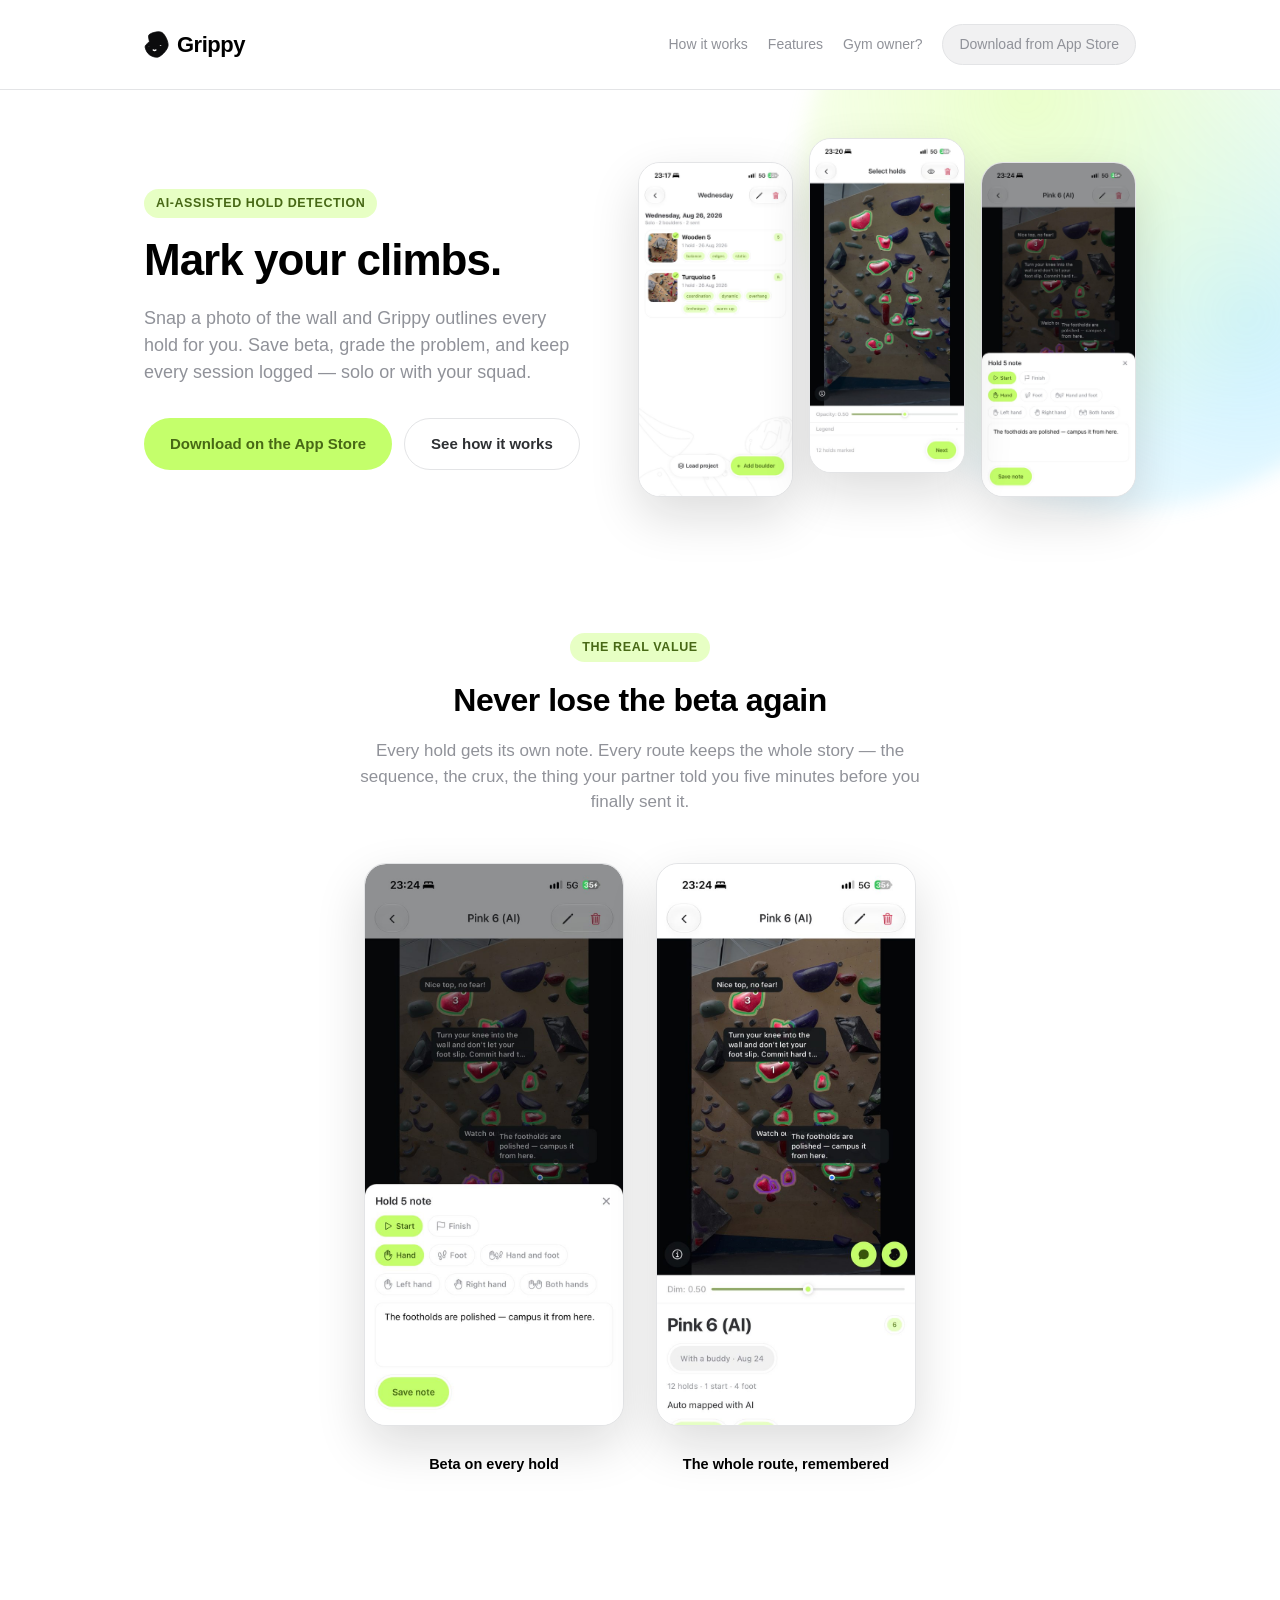
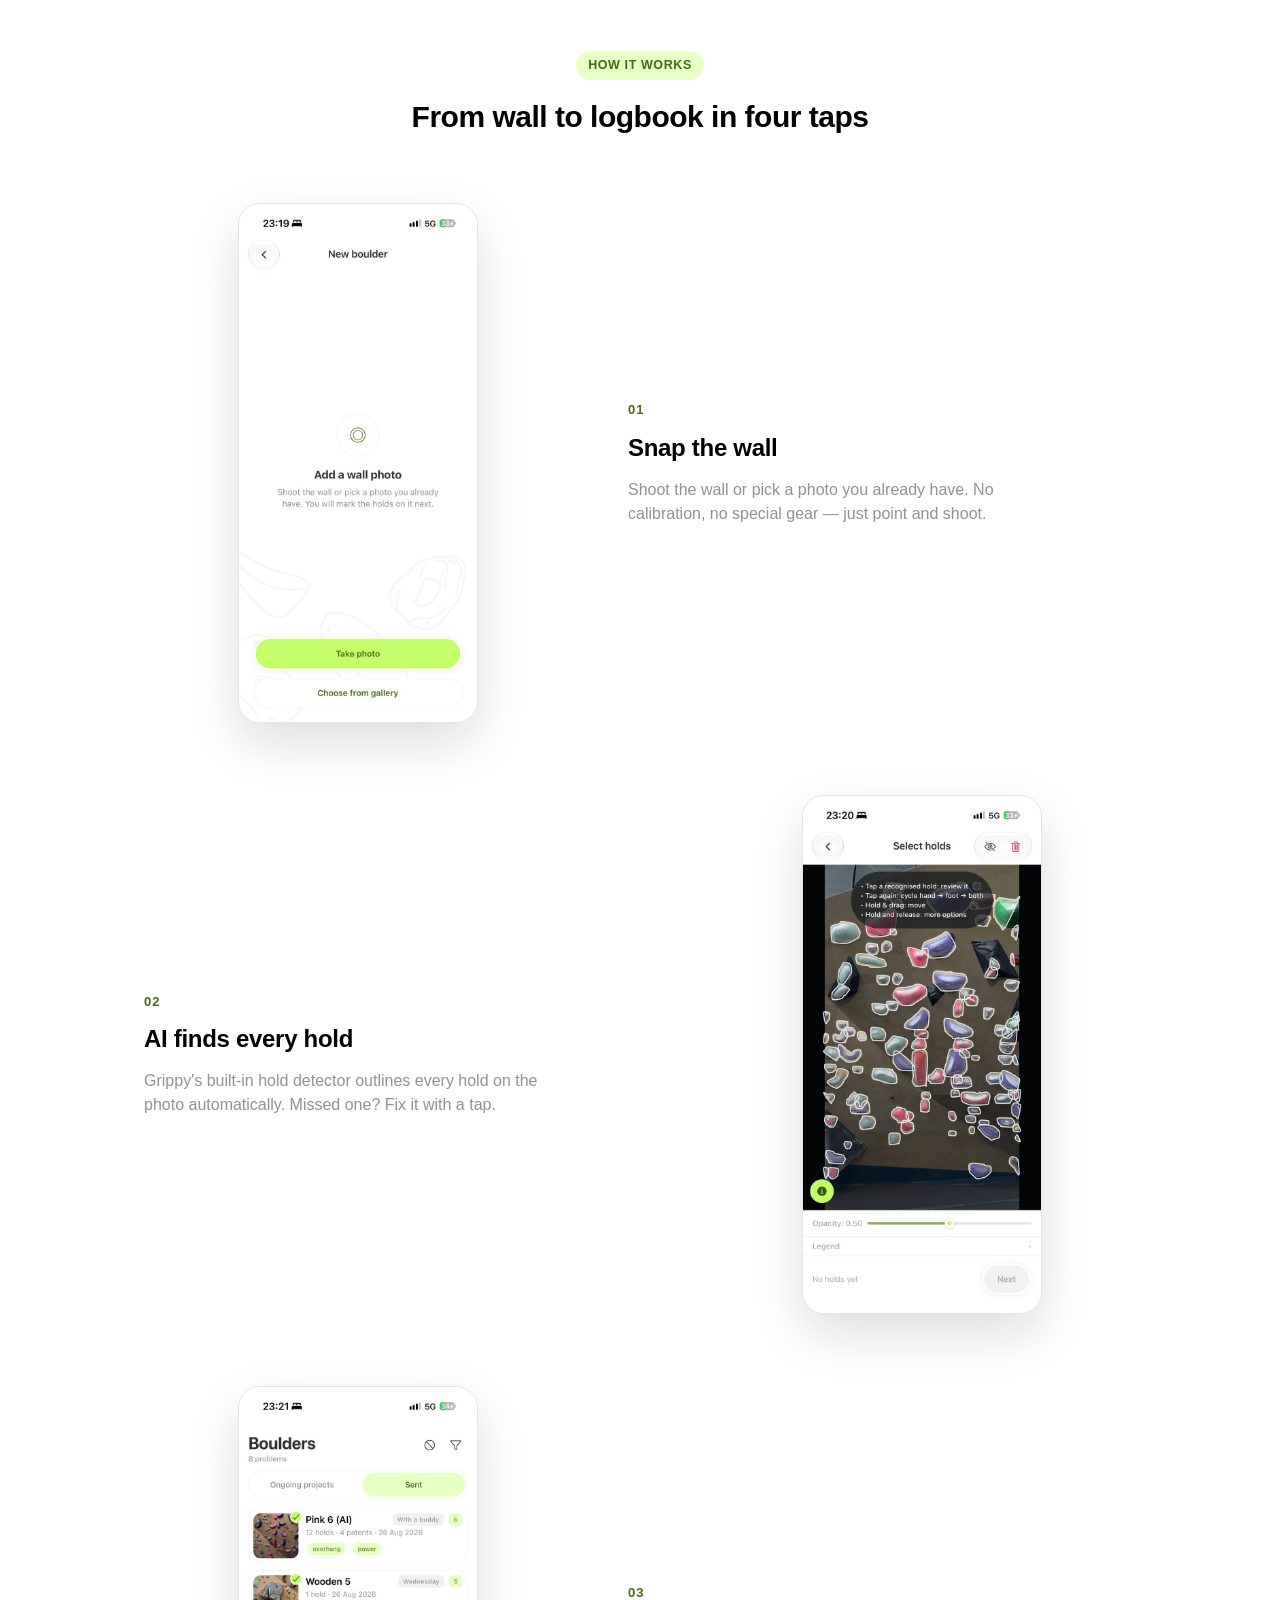
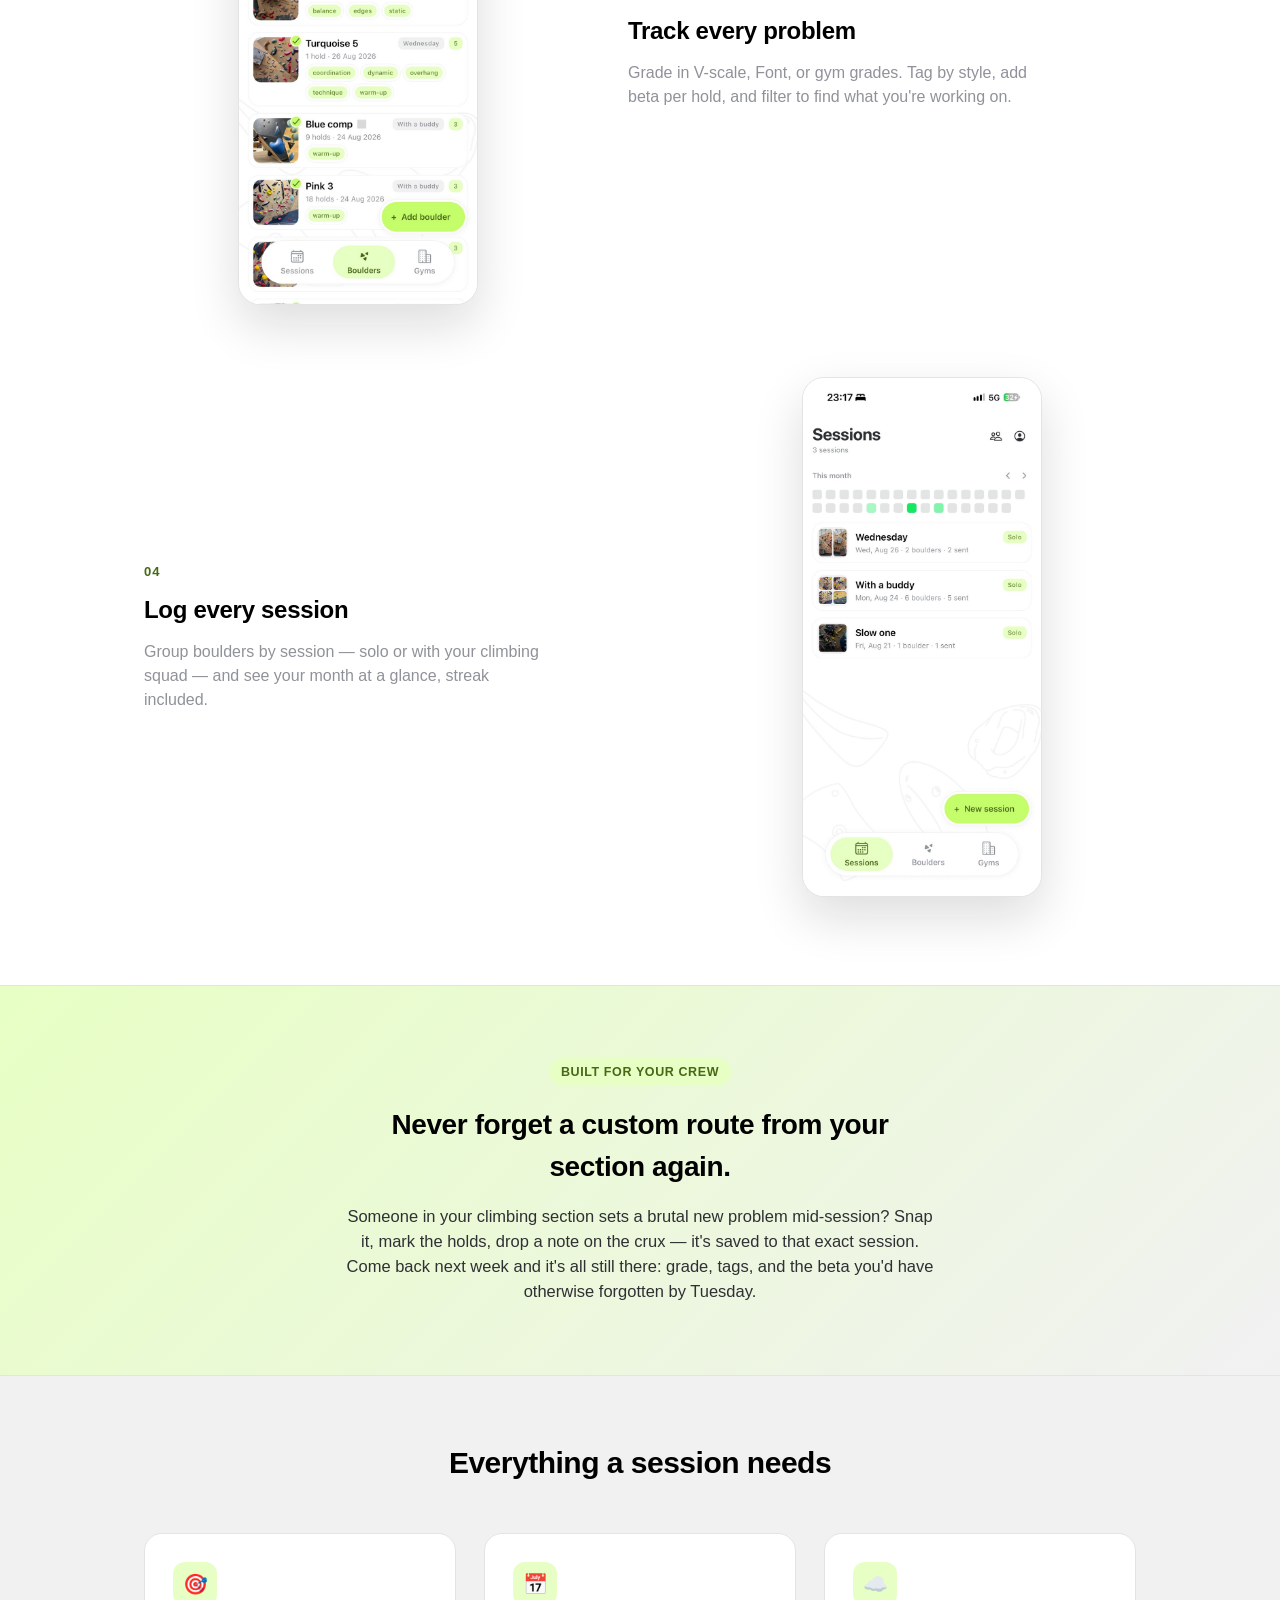
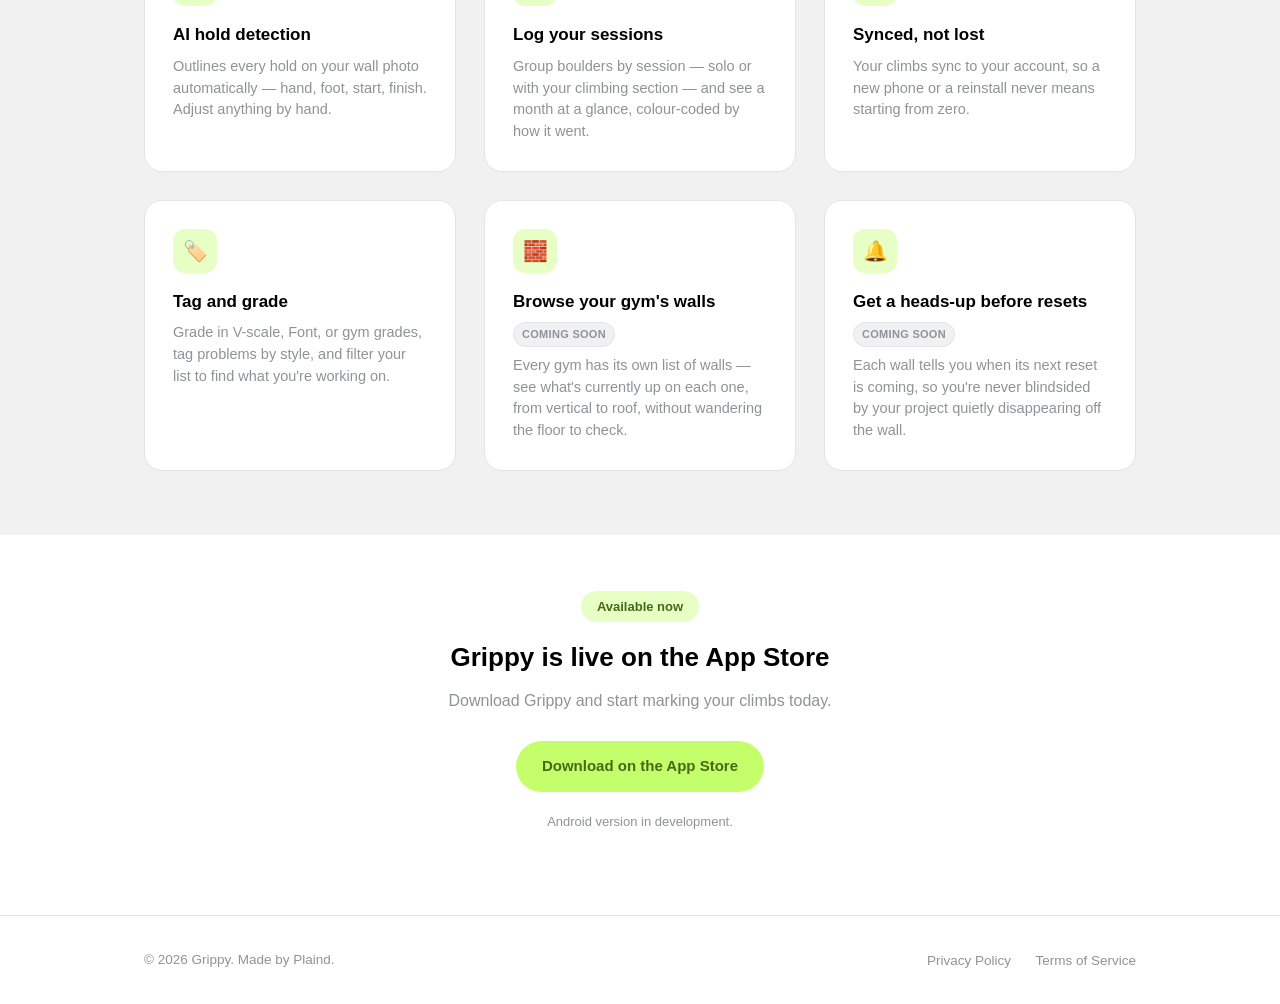
<file: index.html>
<!DOCTYPE html>
<html lang="en">
<head>
  <meta charset="UTF-8" />
  <meta name="viewport" content="width=device-width, initial-scale=1.0" />
  <title>Grippy — Bouldering App to Mark Holds & Log Climbing Sessions</title>
  <meta name="description" content="Grippy is a bouldering app for climbers: snap a wall photo, let AI outline every hold, save beta per hold, grade and tag problems, and log every session — solo or with your climbing squad." />
  <meta name="keywords" content="bouldering app, climbing app, boulder problem tracker, climbing log, climbing session tracker, mark holds, hold detection, climbing beta app, rock climbing training app, bouldering grades, climbing gym app" />
  <meta name="robots" content="index, follow" />
  <link rel="canonical" href="https://getgrippy.app/" />

  <meta property="og:type" content="website" />
  <meta property="og:url" content="https://getgrippy.app/" />
  <meta property="og:title" content="Grippy — Mark Your Climbs" />
  <meta property="og:description" content="A bouldering app for climbers: AI outlines every hold on your wall photo, save beta, grade and tag problems, and log every session." />
  <meta property="og:image" content="https://getgrippy.app/assets/og-image.png" />
  <meta property="og:image:type" content="image/png" />
  <meta property="og:image:width" content="1200" />
  <meta property="og:image:height" content="630" />
  <meta property="og:image:alt" content="Grippy app: Mark your climbs. A phone showing the Grippy boulders list with wall photo thumbnails, with the Grippy mascot." />

  <meta name="twitter:card" content="summary_large_image" />
  <meta name="twitter:title" content="Grippy — Mark Your Climbs" />
  <meta name="twitter:description" content="A bouldering app for climbers: AI outlines every hold on your wall photo, save beta, grade and tag problems, and log every session." />
  <meta name="twitter:image" content="https://getgrippy.app/assets/og-image.png" />
  <meta name="twitter:image:alt" content="Grippy app: Mark your climbs. A phone showing the Grippy boulders list with wall photo thumbnails, with the Grippy mascot." />

  <link rel="icon" type="image/svg+xml" href="assets/favicon.svg" />
  <link rel="stylesheet" href="styles.css?v=2" />
  <script type="application/ld+json">
  {
    "@context": "https://schema.org",
    "@type": "MobileApplication",
    "name": "Grippy",
    "applicationCategory": "SportsApplication",
    "operatingSystem": "iOS",
    "description": "A bouldering app for climbers: AI outlines every hold on your wall photo, save beta per hold, grade and tag problems, and log every climbing session.",
    "downloadUrl": "https://apps.apple.com/pl/app/grippy-climbing-journal/id6806345638",
    "offers": {
      "@type": "Offer",
      "price": "0",
      "priceCurrency": "USD"
    }
  }
  </script>
</head>
<body>
  <header class="site">
    <div class="wrap">
      <a class="logo" href="/"><img class="logo-mark" src="assets/logo.svg" alt="" width="26" height="27" />Grippy</a>
      <nav class="site">
        <a href="#how">How it works</a>
        <a href="#features">Features</a>
        <a href="gym-owner.html">Gym owner?</a>
        <a class="nav-download" href="https://apps.apple.com/pl/app/grippy-climbing-journal/id6806345638" target="_blank" rel="noopener">Download from App Store</a>
      </nav>
    </div>
  </header>

  <section class="hero">
    <div class="hero-glow" aria-hidden="true"></div>
    <div class="wrap">
      <div class="hero-copy reveal">
        <span class="eyebrow">AI-assisted hold detection</span>
        <h1>Mark your climbs.</h1>
        <p class="lead">
          Snap a photo of the wall and Grippy outlines every hold for you. Save beta,
          grade the problem, and keep every session logged — solo or with your squad.
        </p>
        <div class="cta-row">
          <a class="pill primary" href="https://apps.apple.com/pl/app/grippy-climbing-journal/id6806345638" target="_blank" rel="noopener">Download on the App Store</a>
          <a class="pill ghost" href="#how">See how it works</a>
        </div>
      </div>
      <div class="hero-shots reveal">
        <figure class="phone">
          <img src="assets/screen-sessions.jpg" alt="Session detail view in Grippy, showing boulders climbed with grades and send status" loading="eager" />
        </figure>
        <figure class="phone mid">
          <img src="assets/screen-holds-outline.jpg" alt="AI-detected hold outlines drawn over a wall photo in Grippy" loading="eager" />
        </figure>
        <figure class="phone">
          <img src="assets/screen-hold-edit.jpg" alt="Editing beta notes and hand/foot role for a single hold in Grippy" loading="eager" />
        </figure>
      </div>
    </div>
  </section>

  <section class="spotlight">
    <div class="wrap">
      <span class="eyebrow center">The real value</span>
      <h2>Never lose the beta again</h2>
      <p class="spotlight-lead">Every hold gets its own note. Every route keeps the whole story — the sequence, the crux, the thing your partner told you five minutes before you finally sent it.</p>
      <div class="spotlight-shots">
        <figure class="spotlight-shot reveal">
          <div class="phone">
            <img src="assets/screen-hold-edit.jpg" alt="Adding beta notes and hand/foot role to a single hold in Grippy" loading="lazy" />
          </div>
          <figcaption>Beta on every hold</figcaption>
        </figure>
        <figure class="spotlight-shot reveal">
          <div class="phone">
            <img src="assets/screen-boulder-notes.jpg" alt="Full boulder view in Grippy with description, tags, send status, and route notes" loading="lazy" />
          </div>
          <figcaption>The whole route, remembered</figcaption>
        </figure>
      </div>
    </div>
  </section>

  <section class="how" id="how">
    <div class="wrap">
      <span class="eyebrow center">How it works</span>
      <h2>From wall to logbook in four taps</h2>

      <div class="how-row reveal">
        <div class="how-shot">
          <figure class="phone small"><img src="assets/screen-capture.jpg" alt="Add a wall photo screen in Grippy" loading="lazy" /></figure>
        </div>
        <div class="how-copy">
          <span class="step">01</span>
          <h3>Snap the wall</h3>
          <p>Shoot the wall or pick a photo you already have. No calibration, no special gear — just point and shoot.</p>
        </div>
      </div>

      <div class="how-row reverse reveal">
        <div class="how-shot">
          <figure class="phone small"><img src="assets/screen-holds-outline-2.jpg" alt="AI hold detection outlining holds on a second wall photo" loading="lazy" /></figure>
        </div>
        <div class="how-copy">
          <span class="step">02</span>
          <h3>AI finds every hold</h3>
          <p>Grippy's built-in hold detector outlines every hold on the photo automatically. Missed one? Fix it with a tap.</p>
        </div>
      </div>

      <div class="how-row reveal">
        <div class="how-shot">
          <figure class="phone small"><img src="assets/screen-boulders.jpg" alt="Boulders list in Grippy with grades and tags" loading="lazy" /></figure>
        </div>
        <div class="how-copy">
          <span class="step">03</span>
          <h3>Track every problem</h3>
          <p>Grade in V-scale, Font, or gym grades. Tag by style, add beta per hold, and filter to find what you're working on.</p>
        </div>
      </div>

      <div class="how-row reverse reveal">
        <div class="how-shot">
          <figure class="phone small"><img src="assets/screen-sessions-list.jpg" alt="Sessions list in Grippy with a monthly streak calendar" loading="lazy" /></figure>
        </div>
        <div class="how-copy">
          <span class="step">04</span>
          <h3>Log every session</h3>
          <p>Group boulders by session — solo or with your climbing squad — and see your month at a glance, streak included.</p>
        </div>
      </div>
    </div>
  </section>

  <section class="promise">
    <div class="wrap promise-inner reveal">
      <span class="eyebrow">Built for your crew</span>
      <h2>Never forget a custom route from your section again.</h2>
      <p>Someone in your climbing section sets a brutal new problem mid-session? Snap it, mark the holds, drop a note on the crux — it's saved to that exact session. Come back next week and it's all still there: grade, tags, and the beta you'd have otherwise forgotten by Tuesday.</p>
    </div>
  </section>

  <section class="features" id="features">
    <div class="wrap">
      <h2>Everything a session needs</h2>
      <div class="feature-grid">
        <div class="feature-card reveal">
          <div class="glyph">🎯</div>
          <h3>AI hold detection</h3>
          <p>Outlines every hold on your wall photo automatically — hand, foot, start, finish. Adjust anything by hand.</p>
        </div>
        <div class="feature-card reveal">
          <div class="glyph">📅</div>
          <h3>Log your sessions</h3>
          <p>Group boulders by session — solo or with your climbing section — and see a month at a glance, colour-coded by how it went.</p>
        </div>
        <div class="feature-card reveal">
          <div class="glyph">☁️</div>
          <h3>Synced, not lost</h3>
          <p>Your climbs sync to your account, so a new phone or a reinstall never means starting from zero.</p>
        </div>
        <div class="feature-card reveal">
          <div class="glyph">🏷️</div>
          <h3>Tag and grade</h3>
          <p>Grade in V-scale, Font, or gym grades, tag problems by style, and filter your list to find what you're working on.</p>
        </div>
        <div class="feature-card reveal">
          <div class="glyph">🧱</div>
          <h3>Browse your gym's walls <span class="tag-soon">Coming soon</span></h3>
          <p>Every gym has its own list of walls — see what's currently up on each one, from vertical to roof, without wandering the floor to check.</p>
        </div>
        <div class="feature-card reveal">
          <div class="glyph">🔔</div>
          <h3>Get a heads-up before resets <span class="tag-soon">Coming soon</span></h3>
          <p>Each wall tells you when its next reset is coming, so you're never blindsided by your project quietly disappearing off the wall.</p>
        </div>
      </div>
    </div>
  </section>

  <section class="status" id="status">
    <div class="wrap">
      <span class="badge">Available now</span>
      <h2>Grippy is live on the App Store</h2>
      <p>Download Grippy and start marking your climbs today.</p>
      <a class="pill primary" href="https://apps.apple.com/pl/app/grippy-climbing-journal/id6806345638" target="_blank" rel="noopener">Download on the App Store</a>
      <p class="status-note">Android version in development.</p>
    </div>
  </section>

  <footer class="site">
    <div class="wrap">
      <span class="copyright">© 2026 Grippy. Made by Plaind.</span>
      <nav>
        <a href="privacy.html">Privacy Policy</a>
        <a href="terms.html">Terms of Service</a>
      </nav>
    </div>
  </footer>

  <script>
    (function () {
      var prefersReducedMotion = window.matchMedia('(prefers-reduced-motion: reduce)').matches;
      var targets = document.querySelectorAll('.reveal');
      if (prefersReducedMotion || !('IntersectionObserver' in window)) {
        targets.forEach(function (el) { el.classList.add('in-view'); });
        return;
      }
      var observer = new IntersectionObserver(
        function (entries) {
          entries.forEach(function (entry) {
            if (entry.isIntersecting) {
              entry.target.classList.add('in-view');
              observer.unobserve(entry.target);
            }
          });
        },
        { threshold: 0.15, rootMargin: '0px 0px -60px 0px' }
      );
      targets.forEach(function (el) { observer.observe(el); });
    })();
  </script>
</body>
</html>
</file>
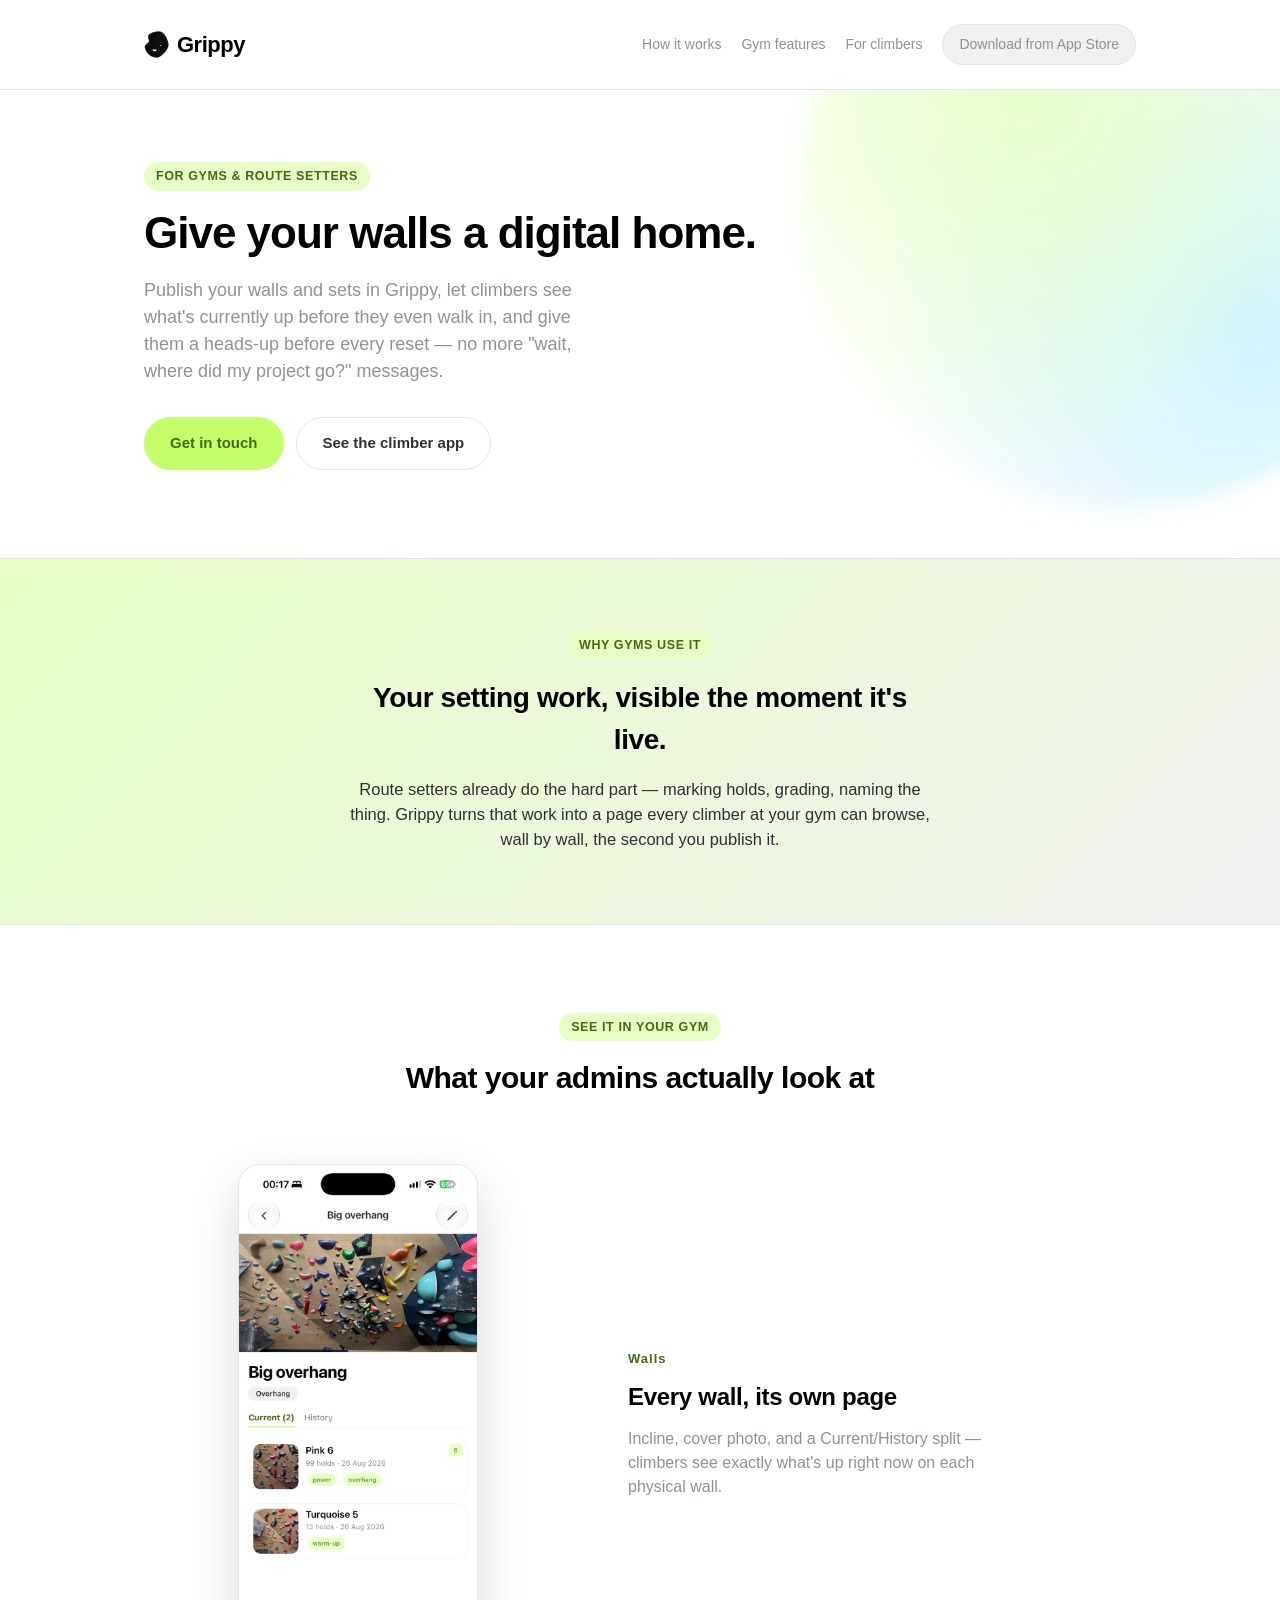
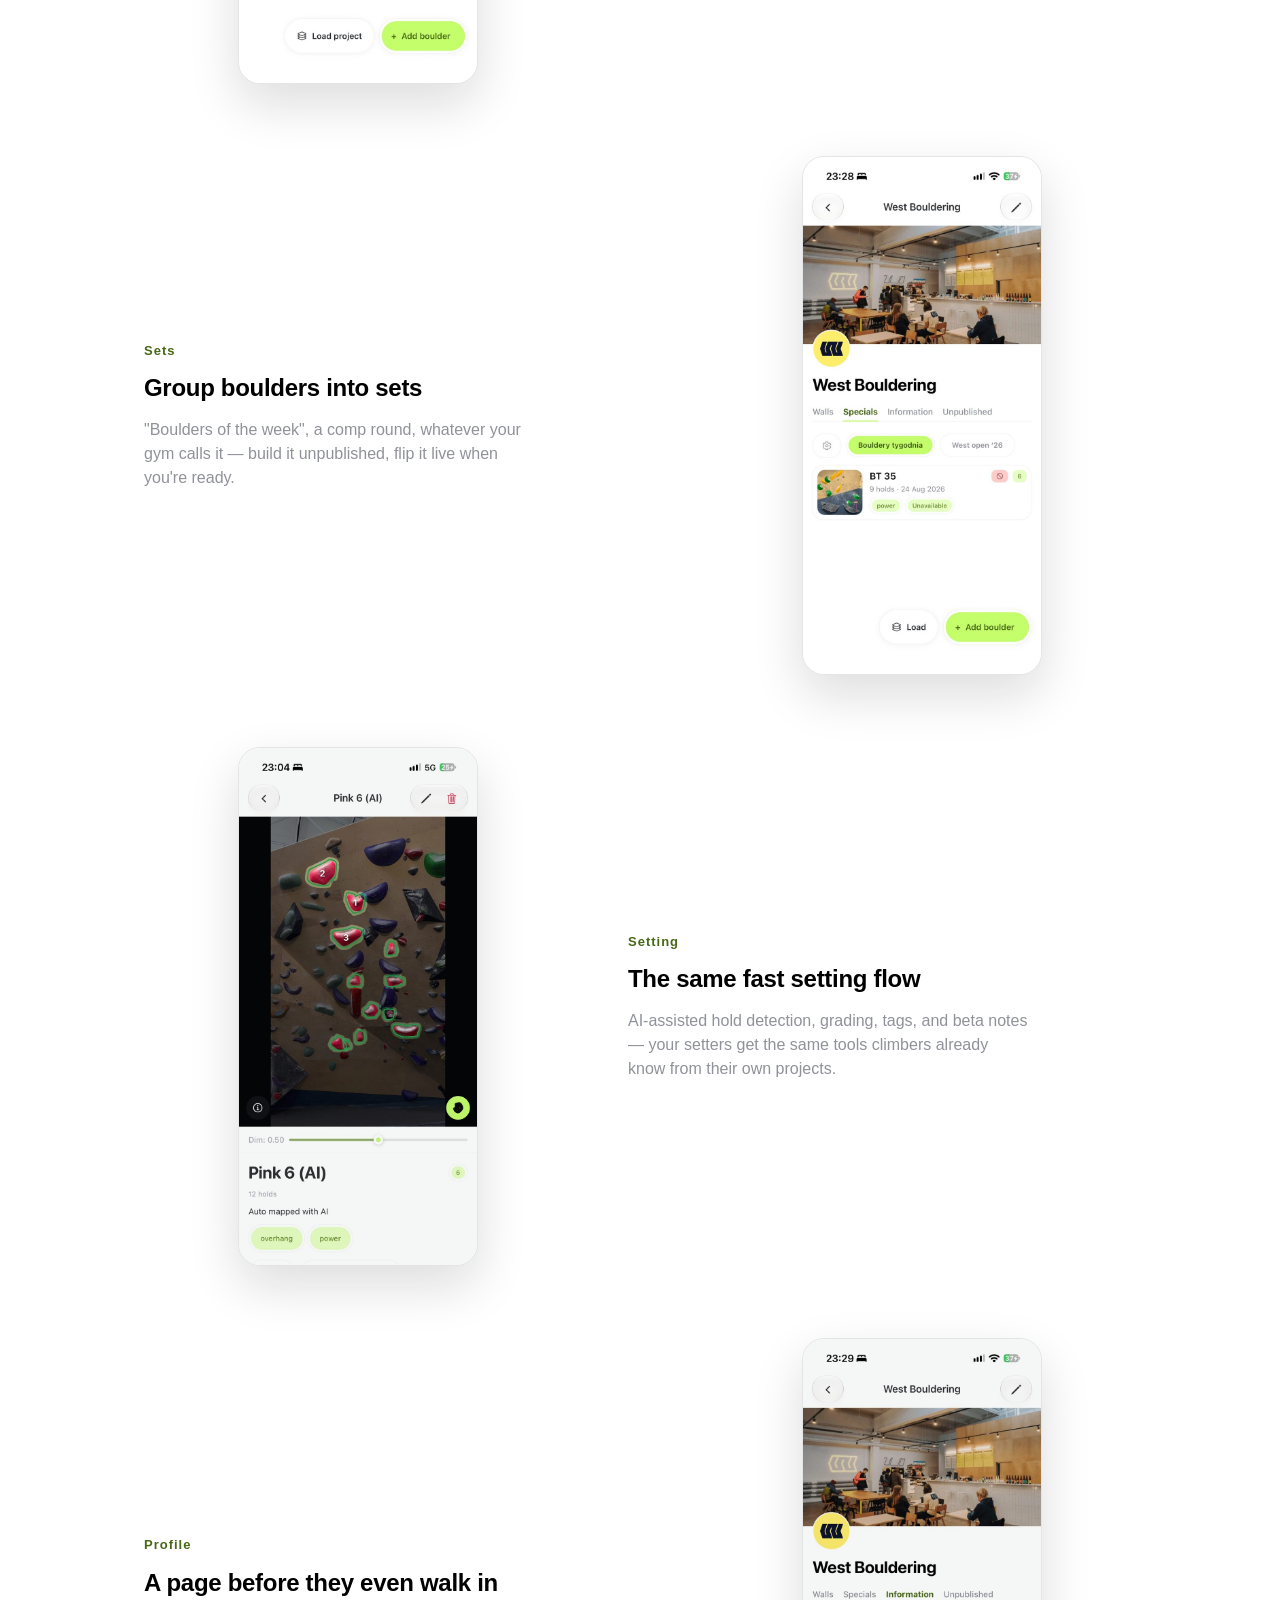
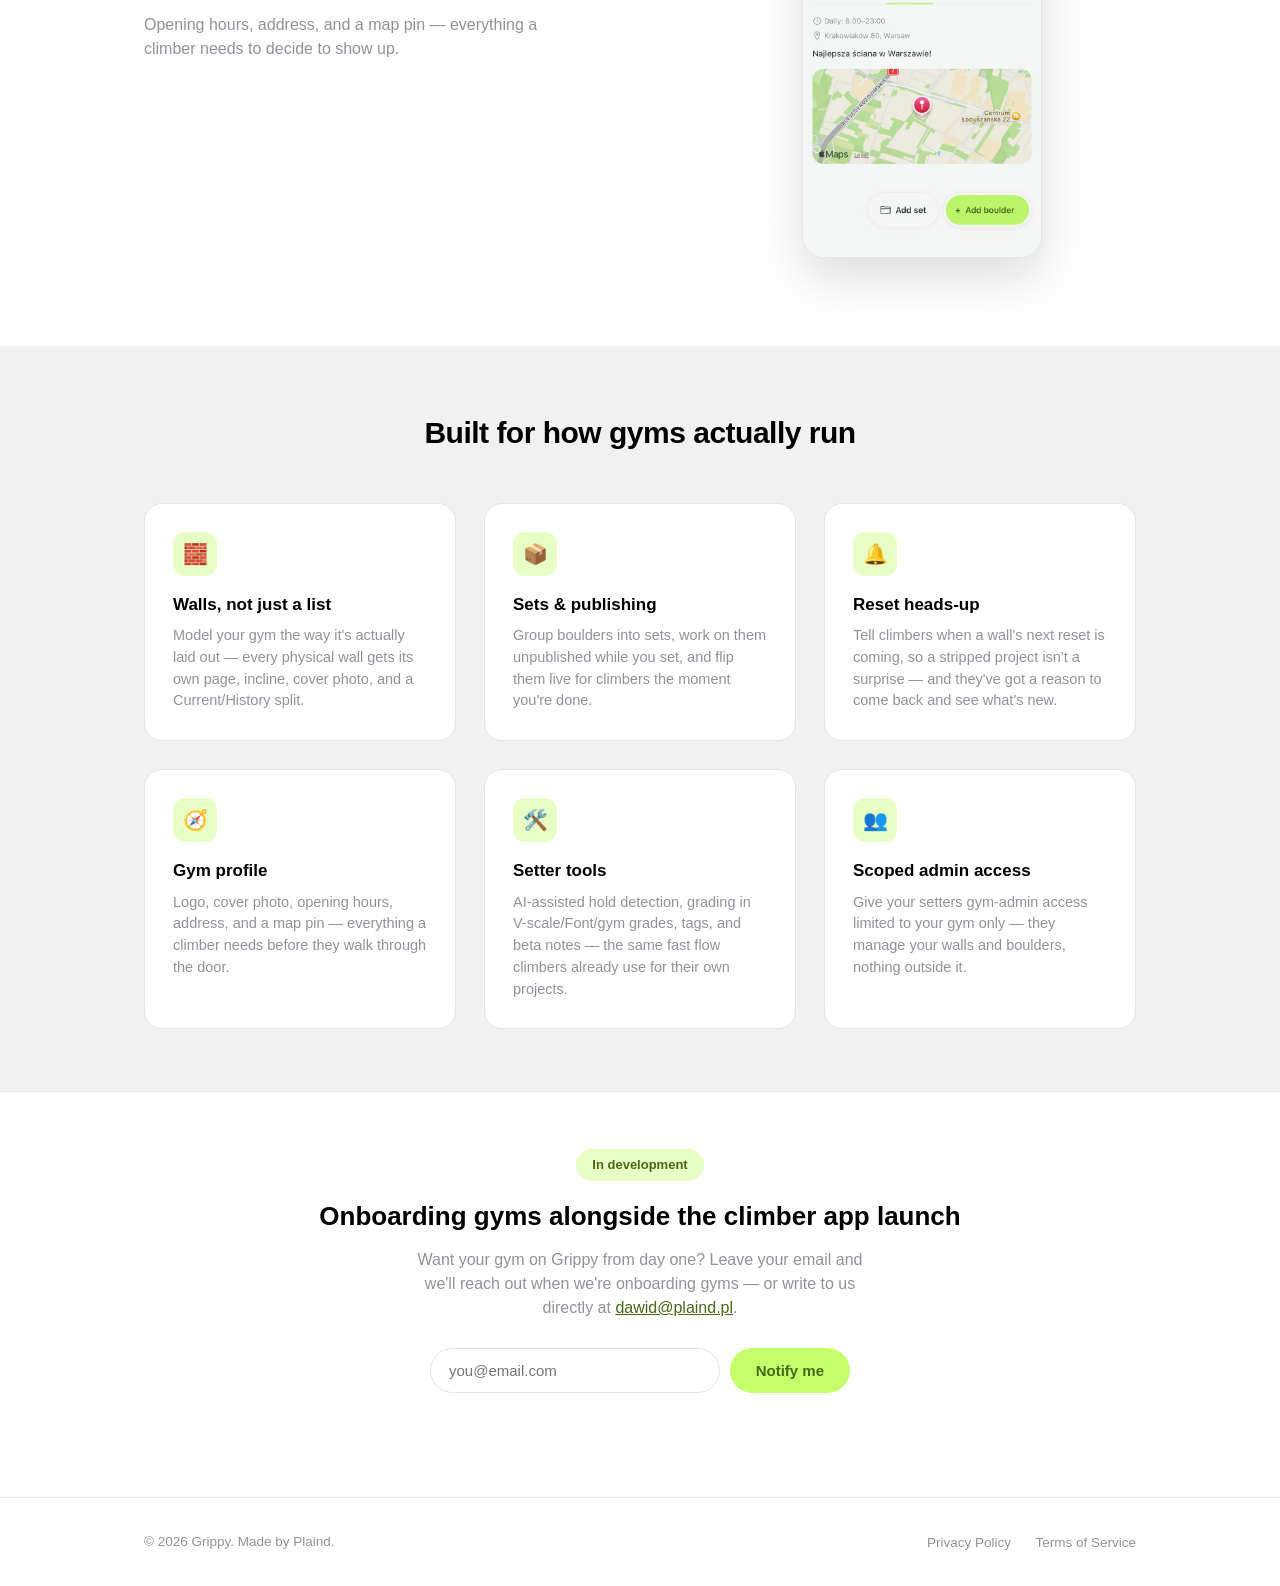
<file: gym-owner.html>
<!DOCTYPE html>
<html lang="en">
<head>
  <meta charset="UTF-8" />
  <meta name="viewport" content="width=device-width, initial-scale=1.0" />
  <title>Grippy for Gyms — Publish Walls, Sets, and Reset Schedules</title>
  <meta name="description" content="Grippy for gyms: give your walls a digital home. Publish sets, manage boulders wall by wall, and give climbers a heads-up before every reset." />
  <meta name="keywords" content="bouldering gym software, climbing gym app, wall management, boulder setting software, gym admin app, climbing gym member app" />
  <meta name="robots" content="index, follow" />
  <link rel="canonical" href="https://getgrippy.app/gym-owner.html" />

  <meta property="og:type" content="website" />
  <meta property="og:url" content="https://getgrippy.app/gym-owner.html" />
  <meta property="og:title" content="Grippy for Gyms" />
  <meta property="og:description" content="Give your walls a digital home. Publish sets, manage boulders wall by wall, and give climbers a heads-up before every reset." />
  <meta property="og:image" content="https://getgrippy.app/assets/og-image.png" />
  <meta property="og:image:type" content="image/png" />
  <meta property="og:image:width" content="1200" />
  <meta property="og:image:height" content="630" />
  <meta property="og:image:alt" content="Grippy app: Mark your climbs. A phone showing the Grippy boulders list with wall photo thumbnails, with the Grippy mascot." />

  <meta name="twitter:card" content="summary_large_image" />
  <meta name="twitter:title" content="Grippy for Gyms" />
  <meta name="twitter:description" content="Give your walls a digital home. Publish sets, manage boulders wall by wall, and give climbers a heads-up before every reset." />
  <meta name="twitter:image" content="https://getgrippy.app/assets/og-image.png" />
  <meta name="twitter:image:alt" content="Grippy app: Mark your climbs. A phone showing the Grippy boulders list with wall photo thumbnails, with the Grippy mascot." />

  <link rel="icon" type="image/svg+xml" href="assets/favicon.svg" />
  <link rel="stylesheet" href="styles.css?v=2" />
</head>
<body>
  <header class="site">
    <div class="wrap">
      <a class="logo" href="/"><img class="logo-mark" src="assets/logo.svg" alt="" width="26" height="27" />Grippy</a>
      <nav class="site">
        <a href="index.html#how">How it works</a>
        <a href="#features">Gym features</a>
        <a href="index.html">For climbers</a>
        <a class="nav-download" href="https://apps.apple.com/pl/app/grippy-climbing-journal/id6806345638" target="_blank" rel="noopener">Download from App Store</a>
      </nav>
    </div>
  </header>

  <section class="hero">
    <div class="hero-glow" aria-hidden="true"></div>
    <div class="wrap">
      <div class="hero-copy reveal">
        <span class="eyebrow">For gyms &amp; route setters</span>
        <h1>Give your walls a digital home.</h1>
        <p class="lead">
          Publish your walls and sets in Grippy, let climbers see what's currently up before they
          even walk in, and give them a heads-up before every reset — no more "wait, where did my
          project go?" messages.
        </p>
        <div class="cta-row">
          <a class="pill primary" href="mailto:dawid@plaind.pl?subject=Grippy%20for%20my%20gym">Get in touch</a>
          <a class="pill ghost" href="index.html">See the climber app</a>
        </div>
      </div>
    </div>
  </section>

  <section class="promise">
    <div class="wrap promise-inner reveal">
      <span class="eyebrow">Why gyms use it</span>
      <h2>Your setting work, visible the moment it's live.</h2>
      <p>Route setters already do the hard part — marking holds, grading, naming the thing. Grippy turns that work into a page every climber at your gym can browse, wall by wall, the second you publish it.</p>
    </div>
  </section>

  <section class="how">
    <div class="wrap">
      <span class="eyebrow center">See it in your gym</span>
      <h2>What your admins actually look at</h2>

      <div class="how-row reveal">
        <div class="how-shot">
          <figure class="phone small"><img src="assets/screen-gym-wall.jpg" alt="A physical wall's page in Grippy, with its current boulders and a History tab" loading="lazy" /></figure>
        </div>
        <div class="how-copy">
          <span class="step">Walls</span>
          <h3>Every wall, its own page</h3>
          <p>Incline, cover photo, and a Current/History split — climbers see exactly what's up right now on each physical wall.</p>
        </div>
      </div>

      <div class="how-row reverse reveal">
        <div class="how-shot">
          <figure class="phone small"><img src="assets/screen-gym-sets.jpg" alt="A gym's set chips in Grippy, grouping boulders like a weekly set" loading="lazy" /></figure>
        </div>
        <div class="how-copy">
          <span class="step">Sets</span>
          <h3>Group boulders into sets</h3>
          <p>"Boulders of the week", a comp round, whatever your gym calls it — build it unpublished, flip it live when you're ready.</p>
        </div>
      </div>

      <div class="how-row reveal">
        <div class="how-shot">
          <figure class="phone small"><img src="assets/screen-gym-setter.jpg" alt="AI-detected hold outlines being reviewed on a gym wall photo in Grippy" loading="lazy" /></figure>
        </div>
        <div class="how-copy">
          <span class="step">Setting</span>
          <h3>The same fast setting flow</h3>
          <p>AI-assisted hold detection, grading, tags, and beta notes — your setters get the same tools climbers already know from their own projects.</p>
        </div>
      </div>

      <div class="how-row reverse reveal">
        <div class="how-shot">
          <figure class="phone small"><img src="assets/screen-gym-profile.jpg" alt="A gym's profile in Grippy with opening hours, address, and a map pin" loading="lazy" /></figure>
        </div>
        <div class="how-copy">
          <span class="step">Profile</span>
          <h3>A page before they even walk in</h3>
          <p>Opening hours, address, and a map pin — everything a climber needs to decide to show up.</p>
        </div>
      </div>
    </div>
  </section>

  <section class="features" id="features">
    <div class="wrap">
      <h2>Built for how gyms actually run</h2>
      <div class="feature-grid">
        <div class="feature-card reveal">
          <div class="glyph">🧱</div>
          <h3>Walls, not just a list</h3>
          <p>Model your gym the way it's actually laid out — every physical wall gets its own page, incline, cover photo, and a Current/History split.</p>
        </div>
        <div class="feature-card reveal">
          <div class="glyph">📦</div>
          <h3>Sets &amp; publishing</h3>
          <p>Group boulders into sets, work on them unpublished while you set, and flip them live for climbers the moment you're done.</p>
        </div>
        <div class="feature-card reveal">
          <div class="glyph">🔔</div>
          <h3>Reset heads-up</h3>
          <p>Tell climbers when a wall's next reset is coming, so a stripped project isn't a surprise — and they've got a reason to come back and see what's new.</p>
        </div>
        <div class="feature-card reveal">
          <div class="glyph">🧭</div>
          <h3>Gym profile</h3>
          <p>Logo, cover photo, opening hours, address, and a map pin — everything a climber needs before they walk through the door.</p>
        </div>
        <div class="feature-card reveal">
          <div class="glyph">🛠️</div>
          <h3>Setter tools</h3>
          <p>AI-assisted hold detection, grading in V-scale/Font/gym grades, tags, and beta notes — the same fast flow climbers already use for their own projects.</p>
        </div>
        <div class="feature-card reveal">
          <div class="glyph">👥</div>
          <h3>Scoped admin access</h3>
          <p>Give your setters gym-admin access limited to your gym only — they manage your walls and boulders, nothing outside it.</p>
        </div>
      </div>
    </div>
  </section>

  <section class="status" id="status">
    <div class="wrap">
      <span class="badge">In development</span>
      <h2>Onboarding gyms alongside the climber app launch</h2>
      <p>Want your gym on Grippy from day one? Leave your email and we'll reach out when we're onboarding gyms — or write to us directly at <a href="mailto:dawid@plaind.pl">dawid@plaind.pl</a>.</p>
      <form class="waitlist-form" data-waitlist-source="gym">
        <input type="email" class="waitlist-input" placeholder="you@email.com" required autocomplete="email" />
        <button type="submit" class="pill primary waitlist-submit">Notify me</button>
      </form>
      <p class="waitlist-status" aria-live="polite"></p>
    </div>
  </section>

  <footer class="site">
    <div class="wrap">
      <span class="copyright">© 2026 Grippy. Made by Plaind.</span>
      <nav>
        <a href="privacy.html">Privacy Policy</a>
        <a href="terms.html">Terms of Service</a>
      </nav>
    </div>
  </footer>

  <script>
    (function () {
      var prefersReducedMotion = window.matchMedia('(prefers-reduced-motion: reduce)').matches;
      var targets = document.querySelectorAll('.reveal');
      if (prefersReducedMotion || !('IntersectionObserver' in window)) {
        targets.forEach(function (el) { el.classList.add('in-view'); });
        return;
      }
      var observer = new IntersectionObserver(
        function (entries) {
          entries.forEach(function (entry) {
            if (entry.isIntersecting) {
              entry.target.classList.add('in-view');
              observer.unobserve(entry.target);
            }
          });
        },
        { threshold: 0.15, rootMargin: '0px 0px -60px 0px' }
      );
      targets.forEach(function (el) { observer.observe(el); });
    })();
  </script>

  <script>
    (function () {
      // Public anon key, protected by an insert-only RLS policy on
      // waitlist_emails (see supabase/migrations in the app repo) — safe to
      // ship in a static page, same key the app itself embeds client-side.
      var SUPABASE_URL = 'https://tviwoxzthacszkbeftrz.supabase.co';
      var SUPABASE_ANON_KEY = 'sb_publishable_i3i5AiXx-PU5ITdYALMEGQ_Hahku9DX';

      document.querySelectorAll('.waitlist-form').forEach(function (form) {
        var input = form.querySelector('.waitlist-input');
        var button = form.querySelector('.waitlist-submit');
        var status = form.parentElement.querySelector('.waitlist-status');

        form.addEventListener('submit', function (e) {
          e.preventDefault();
          var email = input.value.trim();
          if (!email) return;

          button.disabled = true;
          status.textContent = '';
          status.className = 'waitlist-status';

          fetch(SUPABASE_URL + '/rest/v1/waitlist_emails', {
            method: 'POST',
            headers: {
              'Content-Type': 'application/json',
              apikey: SUPABASE_ANON_KEY,
              Authorization: 'Bearer ' + SUPABASE_ANON_KEY,
              Prefer: 'return=minimal',
            },
            body: JSON.stringify({ email: email, source: form.getAttribute('data-waitlist-source') || null }),
          })
            .then(function (res) {
              // 409 = the unique(email) index caught a re-submit — still a
              // "you're on the list" outcome from the visitor's side.
              if (!res.ok && res.status !== 409) throw new Error('Request failed: ' + res.status);
              status.textContent = "You're on the list — we'll email you at launch.";
              status.classList.add('waitlist-status-ok');
              form.reset();
            })
            .catch(function () {
              status.textContent = 'Something went wrong — try again in a moment.';
              status.classList.add('waitlist-status-error');
            })
            .finally(function () {
              button.disabled = false;
            });
        });
      });
    })();
  </script>
</body>
</html>
</file>
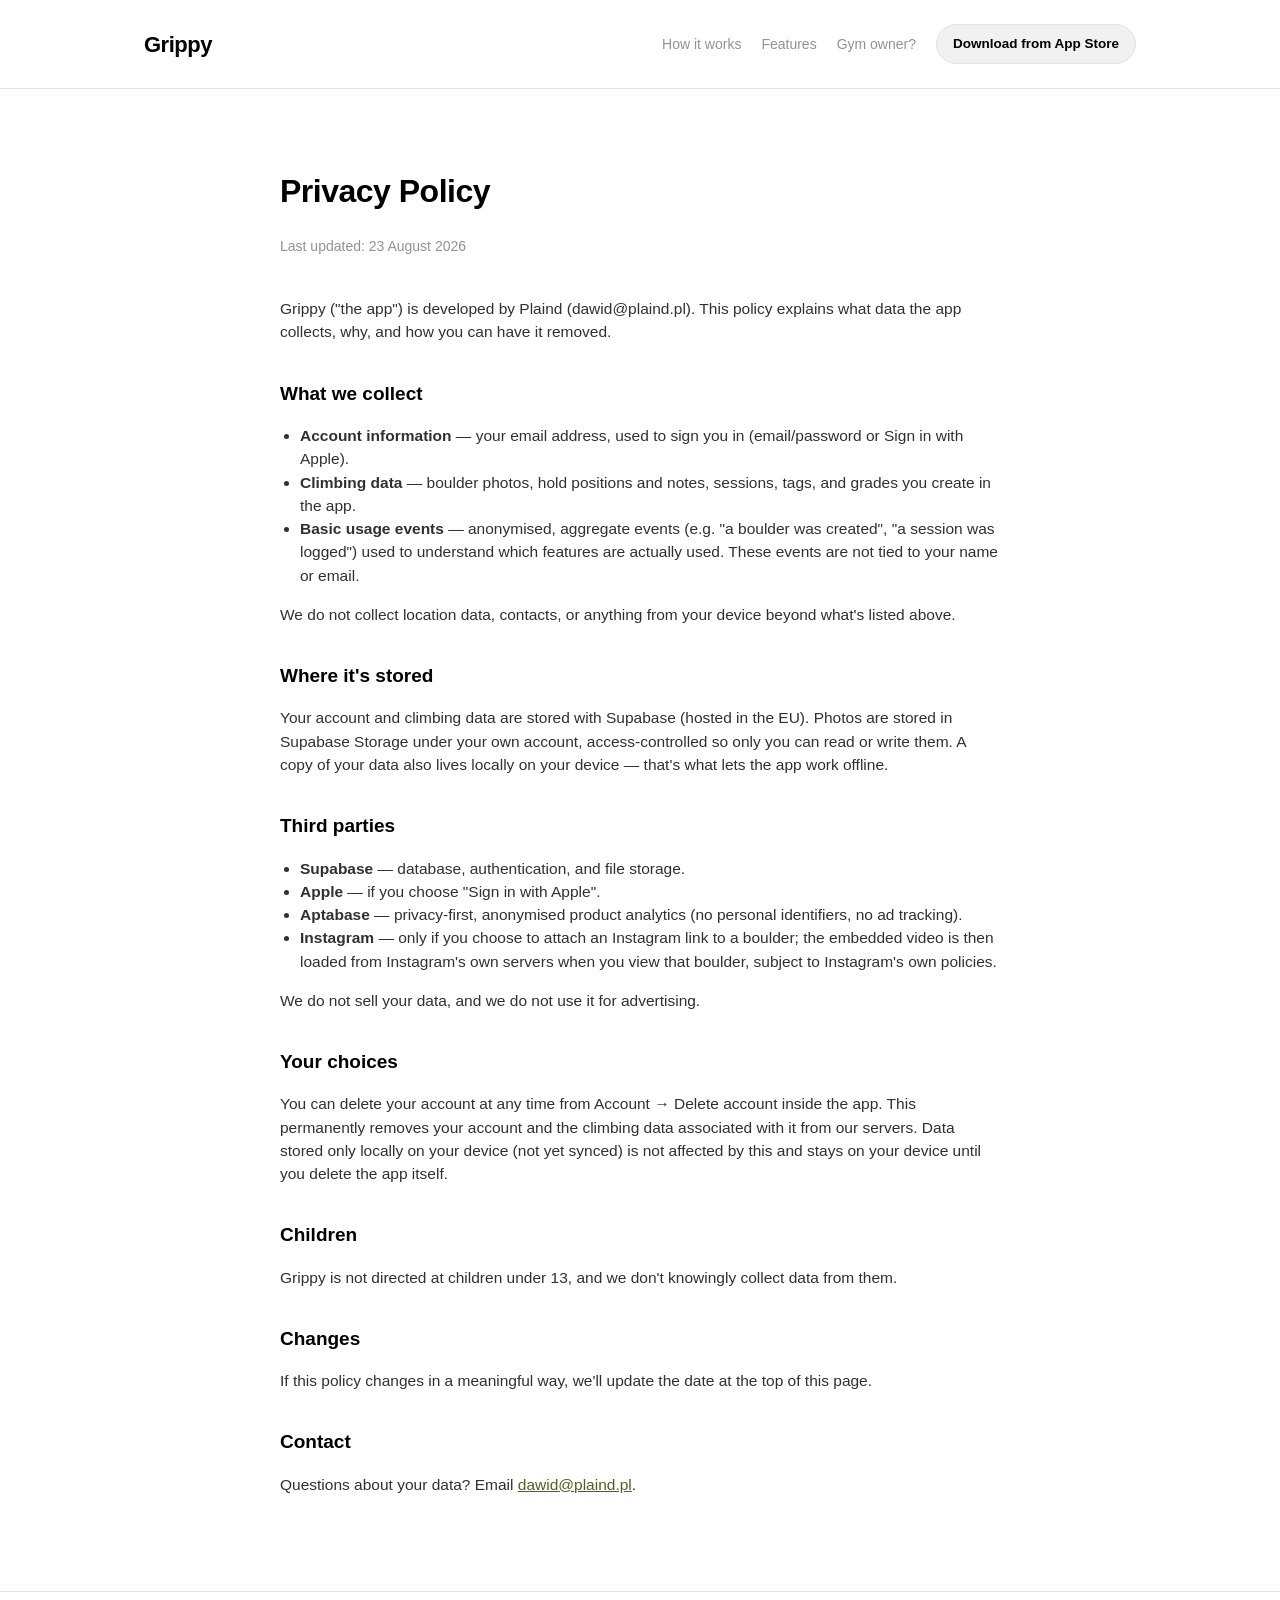
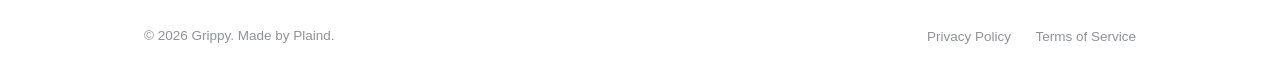
<file: privacy.html>
<!DOCTYPE html>
<html lang="en">
<head>
  <meta charset="UTF-8" />
  <meta name="viewport" content="width=device-width, initial-scale=1.0" />
  <title>Privacy Policy — Grippy Bouldering App</title>
  <meta name="description" content="Privacy Policy for Grippy, the bouldering app — what data we collect, why, and how to have it deleted." />
  <link rel="canonical" href="https://getgrippy.app/privacy.html" />
  <link rel="icon" href="data:image/svg+xml,<svg xmlns=%22http://www.w3.org/2000/svg%22 viewBox=%220 0 100 100%22><text y=%22.9em%22 font-size=%2290%22>🧗</text></svg>" />
  <link rel="stylesheet" href="styles.css" />
</head>
<body>
  <header class="site">
    <div class="wrap">
      <a class="logo" href="/">Grippy</a>
      <nav class="site">
        <a href="index.html#how">How it works</a>
        <a href="index.html#features">Features</a>
        <a href="gym-owner.html">Gym owner?</a>
        <span class="nav-download">Download from App Store</span>
      </nav>
    </div>
  </header>

  <main class="legal">
    <h1>Privacy Policy</h1>
    <p class="updated">Last updated: 23 August 2026</p>

    <p>
      Grippy ("the app") is developed by Plaind (dawid@plaind.pl). This policy explains what
      data the app collects, why, and how you can have it removed.
    </p>

    <h2>What we collect</h2>
    <ul>
      <li><strong>Account information</strong> — your email address, used to sign you in (email/password or Sign in with Apple).</li>
      <li><strong>Climbing data</strong> — boulder photos, hold positions and notes, sessions, tags, and grades you create in the app.</li>
      <li><strong>Basic usage events</strong> — anonymised, aggregate events (e.g. "a boulder was created", "a session was logged") used to understand which features are actually used. These events are not tied to your name or email.</li>
    </ul>
    <p>We do not collect location data, contacts, or anything from your device beyond what's listed above.</p>

    <h2>Where it's stored</h2>
    <p>
      Your account and climbing data are stored with Supabase (hosted in the EU). Photos are stored in
      Supabase Storage under your own account, access-controlled so only you can read or write them.
      A copy of your data also lives locally on your device — that's what lets the app work offline.
    </p>

    <h2>Third parties</h2>
    <ul>
      <li><strong>Supabase</strong> — database, authentication, and file storage.</li>
      <li><strong>Apple</strong> — if you choose "Sign in with Apple".</li>
      <li><strong>Aptabase</strong> — privacy-first, anonymised product analytics (no personal identifiers, no ad tracking).</li>
      <li><strong>Instagram</strong> — only if you choose to attach an Instagram link to a boulder; the embedded video is then loaded from Instagram's own servers when you view that boulder, subject to Instagram's own policies.</li>
    </ul>
    <p>We do not sell your data, and we do not use it for advertising.</p>

    <h2>Your choices</h2>
    <p>
      You can delete your account at any time from Account → Delete account inside the app. This
      permanently removes your account and the climbing data associated with it from our servers.
      Data stored only locally on your device (not yet synced) is not affected by this and stays on
      your device until you delete the app itself.
    </p>

    <h2>Children</h2>
    <p>Grippy is not directed at children under 13, and we don't knowingly collect data from them.</p>

    <h2>Changes</h2>
    <p>If this policy changes in a meaningful way, we'll update the date at the top of this page.</p>

    <h2>Contact</h2>
    <p>Questions about your data? Email <a href="mailto:dawid@plaind.pl">dawid@plaind.pl</a>.</p>
  </main>

  <footer class="site">
    <div class="wrap">
      <span class="copyright">© 2026 Grippy. Made by Plaind.</span>
      <nav>
        <a href="privacy.html">Privacy Policy</a>
        <a href="terms.html">Terms of Service</a>
      </nav>
    </div>
  </footer>
</body>
</html>
</file>
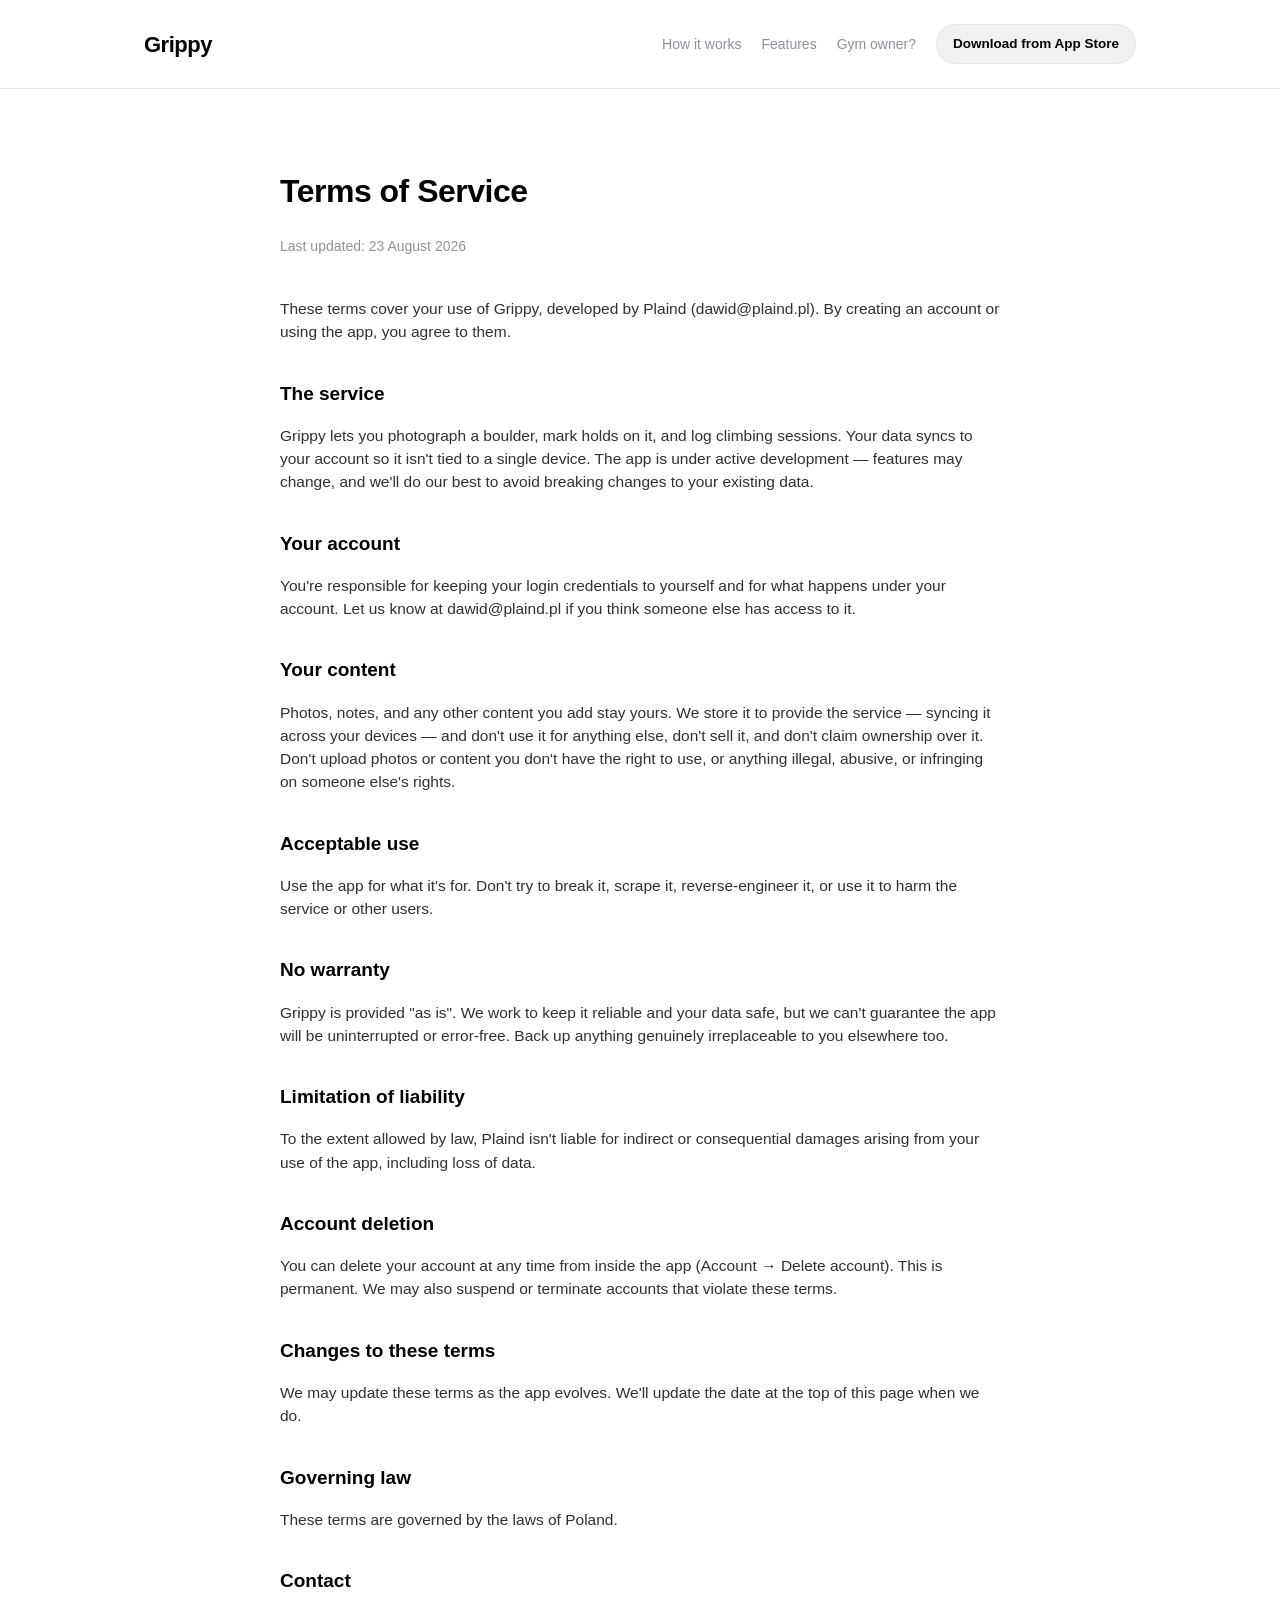
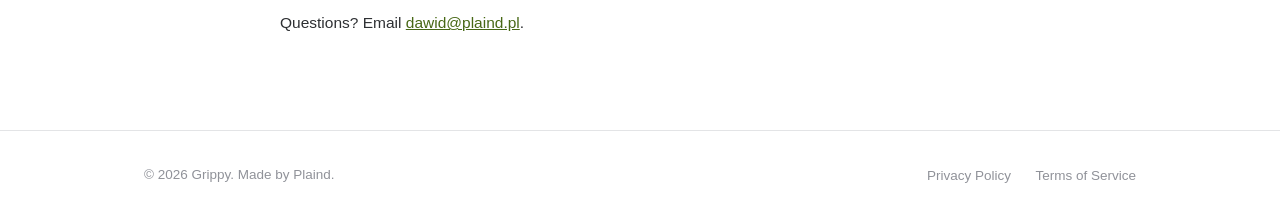
<file: terms.html>
<!DOCTYPE html>
<html lang="en">
<head>
  <meta charset="UTF-8" />
  <meta name="viewport" content="width=device-width, initial-scale=1.0" />
  <title>Terms of Service — Grippy Bouldering App</title>
  <meta name="description" content="Terms of Service for Grippy, the bouldering app." />
  <link rel="canonical" href="https://getgrippy.app/terms.html" />
  <link rel="icon" href="data:image/svg+xml,<svg xmlns=%22http://www.w3.org/2000/svg%22 viewBox=%220 0 100 100%22><text y=%22.9em%22 font-size=%2290%22>🧗</text></svg>" />
  <link rel="stylesheet" href="styles.css" />
</head>
<body>
  <header class="site">
    <div class="wrap">
      <a class="logo" href="/">Grippy</a>
      <nav class="site">
        <a href="index.html#how">How it works</a>
        <a href="index.html#features">Features</a>
        <a href="gym-owner.html">Gym owner?</a>
        <span class="nav-download">Download from App Store</span>
      </nav>
    </div>
  </header>

  <main class="legal">
    <h1>Terms of Service</h1>
    <p class="updated">Last updated: 23 August 2026</p>

    <p>
      These terms cover your use of Grippy, developed by Plaind (dawid@plaind.pl). By creating an
      account or using the app, you agree to them.
    </p>

    <h2>The service</h2>
    <p>
      Grippy lets you photograph a boulder, mark holds on it, and log climbing sessions. Your data
      syncs to your account so it isn't tied to a single device. The app is under active development —
      features may change, and we'll do our best to avoid breaking changes to your existing data.
    </p>

    <h2>Your account</h2>
    <p>
      You're responsible for keeping your login credentials to yourself and for what happens under
      your account. Let us know at dawid@plaind.pl if you think someone else has access to it.
    </p>

    <h2>Your content</h2>
    <p>
      Photos, notes, and any other content you add stay yours. We store it to provide the service —
      syncing it across your devices — and don't use it for anything else, don't sell it, and don't
      claim ownership over it. Don't upload photos or content you don't have the right to use, or
      anything illegal, abusive, or infringing on someone else's rights.
    </p>

    <h2>Acceptable use</h2>
    <p>
      Use the app for what it's for. Don't try to break it, scrape it, reverse-engineer it, or use it
      to harm the service or other users.
    </p>

    <h2>No warranty</h2>
    <p>
      Grippy is provided "as is". We work to keep it reliable and your data safe, but we can't
      guarantee the app will be uninterrupted or error-free. Back up anything genuinely irreplaceable
      to you elsewhere too.
    </p>

    <h2>Limitation of liability</h2>
    <p>
      To the extent allowed by law, Plaind isn't liable for indirect or consequential damages arising
      from your use of the app, including loss of data.
    </p>

    <h2>Account deletion</h2>
    <p>
      You can delete your account at any time from inside the app (Account → Delete account). This is
      permanent. We may also suspend or terminate accounts that violate these terms.
    </p>

    <h2>Changes to these terms</h2>
    <p>We may update these terms as the app evolves. We'll update the date at the top of this page when we do.</p>

    <h2>Governing law</h2>
    <p>These terms are governed by the laws of Poland.</p>

    <h2>Contact</h2>
    <p>Questions? Email <a href="mailto:dawid@plaind.pl">dawid@plaind.pl</a>.</p>
  </main>

  <footer class="site">
    <div class="wrap">
      <span class="copyright">© 2026 Grippy. Made by Plaind.</span>
      <nav>
        <a href="privacy.html">Privacy Policy</a>
        <a href="terms.html">Terms of Service</a>
      </nav>
    </div>
  </footer>
</body>
</html>
</file>
<file: styles.css>
:root {
  --bg: #ffffff;
  --surface: #f1f1f2;
  --border: #e3e4e6;
  --text: #2e3033;
  --text-strong: #000000;
  --text-muted: #909299;
  --accent: #c4ff6b;
  --accent-tint: #e7ffc4;
  --accent-ink: #476815;
  --glow-a: #c4ff6b;
  --glow-b: #6bd7ff;
}

* {
  box-sizing: border-box;
}

body {
  margin: 0;
  font-family: -apple-system, BlinkMacSystemFont, 'Segoe UI', Roboto, Helvetica, Arial, sans-serif;
  color: var(--text);
  background: var(--bg);
  line-height: 1.5;
  overflow-x: hidden;
}

.eyebrow {
  display: inline-block;
  font-size: 12.5px;
  font-weight: 700;
  letter-spacing: 0.6px;
  text-transform: uppercase;
  color: var(--accent-ink);
  background: var(--accent-tint);
  padding: 5px 12px;
  border-radius: 999px;
  margin-bottom: 18px;
}

.eyebrow.center {
  display: block;
  width: fit-content;
  margin: 0 auto 14px;
}

.reveal {
  opacity: 0;
  transform: translateY(22px);
  transition: opacity 0.7s ease, transform 0.7s ease;
}

.reveal.in-view {
  opacity: 1;
  transform: none;
}

.phone {
  margin: 0;
  border-radius: 22px;
  border: 1px solid var(--border);
  box-shadow: 0 20px 50px rgba(12, 12, 13, 0.14);
  overflow: hidden;
  line-height: 0;
  background: var(--bg);
}

.phone img {
  display: block;
  width: 100%;
  height: auto;
}

a {
  color: var(--accent-ink);
}

.wrap {
  max-width: 1040px;
  margin: 0 auto;
  padding: 0 24px;
}

header.site {
  padding: 24px 0;
  border-bottom: 1px solid var(--border);
}

header.site .wrap {
  display: flex;
  align-items: center;
  justify-content: space-between;
}

.logo {
  display: inline-flex;
  align-items: center;
  gap: 7px;
  font-size: 22px;
  font-weight: 700;
  color: var(--text-strong);
  letter-spacing: -0.5px;
  text-decoration: none;
}

.logo-mark {
  display: block;
  width: 26px;
  height: 27px;
  margin-top: -1px;
}

nav.site {
  display: flex;
  align-items: center;
  gap: 20px;
}

nav.site a {
  text-decoration: none;
  color: var(--text-muted);
  font-size: 14px;
  font-weight: 500;
}

.nav-download {
  display: inline-flex;
  align-items: center;
  padding: 9px 16px;
  border-radius: 999px;
  background: var(--surface);
  border: 1px solid var(--border);
  color: var(--text-strong);
  font-size: 13.5px;
  font-weight: 600;
  transition: background 0.15s ease;
}

.nav-download:hover {
  background: var(--accent-tint);
}

.hero {
  position: relative;
  padding: 72px 0 88px;
  overflow: hidden;
}

.hero-glow {
  position: absolute;
  top: -220px;
  right: -160px;
  width: 640px;
  height: 640px;
  border-radius: 50%;
  background: radial-gradient(circle at 35% 35%, var(--glow-a), transparent 65%),
    radial-gradient(circle at 70% 70%, var(--glow-b), transparent 60%);
  opacity: 0.35;
  filter: blur(10px);
  pointer-events: none;
  z-index: 0;
}

.hero .wrap {
  position: relative;
  z-index: 1;
  display: flex;
  align-items: center;
  gap: 56px;
  flex-wrap: wrap;
}

.hero-copy {
  flex: 1 1 360px;
}

.hero-copy h1 {
  font-size: 44px;
  line-height: 1.1;
  letter-spacing: -1px;
  margin: 0 0 20px;
  color: var(--text-strong);
}

.hero-copy p.lead {
  font-size: 18px;
  color: var(--text-muted);
  max-width: 440px;
  margin: 0 0 32px;
}

.cta-row {
  display: flex;
  gap: 12px;
  flex-wrap: wrap;
}

.pill {
  display: inline-flex;
  align-items: center;
  padding: 14px 26px;
  border-radius: 999px;
  font-weight: 600;
  font-size: 15px;
  text-decoration: none;
}

.pill.primary {
  background: var(--accent);
  color: var(--accent-ink);
}

.pill.ghost {
  background: transparent;
  color: var(--text);
  border: 1px solid var(--border);
}

.hero-shots {
  flex: 1 1 420px;
  display: flex;
  gap: 16px;
  justify-content: center;
}

.hero-shots .phone {
  width: 100%;
  max-width: 200px;
}

.hero-shots .phone.mid {
  transform: translateY(-24px);
  max-width: 210px;
}

.spotlight {
  padding: 48px 0 88px;
  text-align: center;
}

.spotlight h2 {
  font-size: 32px;
  letter-spacing: -0.5px;
  color: var(--text-strong);
  margin: 0 0 14px;
}

.spotlight-lead {
  color: var(--text-muted);
  font-size: 17px;
  max-width: 560px;
  margin: 0 auto 48px;
}

.spotlight-shots {
  display: flex;
  justify-content: center;
  align-items: flex-end;
  gap: 32px;
  flex-wrap: wrap;
}

.spotlight-shot {
  margin: 0;
  width: 100%;
  max-width: 260px;
  text-align: center;
}

.spotlight-shot img {
  border-radius: 21px;
}

.spotlight-shot figcaption {
  margin-top: 28px;
  font-size: 14.5px;
  font-weight: 600;
  color: var(--text-strong);
}

.promise {
  padding: 72px 0;
  background: linear-gradient(135deg, var(--accent-tint), var(--surface));
  border-top: 1px solid var(--border);
  border-bottom: 1px solid var(--border);
}

.promise-inner {
  max-width: 640px;
  text-align: center;
}

.promise h2 {
  font-size: 28px;
  letter-spacing: -0.4px;
  color: var(--text-strong);
  margin: 0 0 16px;
}

.promise p {
  color: var(--text);
  font-size: 16.5px;
  margin: 0;
}

.how {
  padding: 88px 0;
}

.how h2 {
  text-align: center;
  font-size: 30px;
  letter-spacing: -0.5px;
  color: var(--text-strong);
  margin: 0 0 64px;
}

.how-row {
  display: flex;
  align-items: center;
  gap: 56px;
  margin-bottom: 72px;
  flex-wrap: wrap;
}

.how-row:last-child {
  margin-bottom: 0;
}

.how-row.reverse {
  flex-direction: row-reverse;
}

.how-shot {
  flex: 1 1 240px;
  display: flex;
  justify-content: center;
}

.phone.small {
  max-width: 240px;
  width: 100%;
}

.how-copy {
  flex: 1 1 320px;
}

.step {
  display: block;
  font-size: 13px;
  font-weight: 800;
  letter-spacing: 1px;
  color: var(--accent-ink);
  margin-bottom: 10px;
}

.how-copy h3 {
  font-size: 24px;
  letter-spacing: -0.3px;
  color: var(--text-strong);
  margin: 0 0 12px;
}

.how-copy p {
  color: var(--text-muted);
  font-size: 16px;
  max-width: 400px;
  margin: 0;
}

section.features {
  padding: 64px 0;
  background: var(--surface);
}

.features h2 {
  text-align: center;
  font-size: 30px;
  letter-spacing: -0.5px;
  color: var(--text-strong);
  margin: 0 0 48px;
}

.feature-grid {
  display: grid;
  grid-template-columns: repeat(auto-fit, minmax(240px, 1fr));
  gap: 28px;
}

.feature-card {
  background: var(--bg);
  border: 1px solid var(--border);
  border-radius: 18px;
  padding: 28px;
}

.feature-card .glyph {
  width: 44px;
  height: 44px;
  border-radius: 12px;
  background: var(--accent-tint);
  display: flex;
  align-items: center;
  justify-content: center;
  font-size: 20px;
  margin-bottom: 16px;
}

.feature-card h3 {
  display: flex;
  align-items: center;
  flex-wrap: wrap;
  gap: 8px;
  margin: 0 0 8px;
  font-size: 17px;
  color: var(--text-strong);
}

.tag-soon {
  display: inline-block;
  font-size: 11px;
  font-weight: 700;
  letter-spacing: 0.3px;
  text-transform: uppercase;
  color: var(--text-muted);
  background: var(--surface);
  border: 1px solid var(--border);
  padding: 3px 8px;
  border-radius: 999px;
}

.feature-card p {
  margin: 0;
  color: var(--text-muted);
  font-size: 14.5px;
}

section.status {
  padding: 56px 0;
  text-align: center;
}

section.status .badge {
  display: inline-block;
  background: var(--accent-tint);
  color: var(--accent-ink);
  padding: 6px 16px;
  border-radius: 999px;
  font-size: 13px;
  font-weight: 600;
  margin-bottom: 16px;
}

section.status h2 {
  font-size: 26px;
  margin: 0 0 12px;
  color: var(--text-strong);
}

section.status p {
  color: var(--text-muted);
  max-width: 480px;
  margin: 0 auto 28px;
}

section.status .status-note {
  margin-top: 20px;
  font-size: 13px;
  color: var(--text-muted);
}

.waitlist-form {
  display: flex;
  gap: 10px;
  flex-wrap: wrap;
  justify-content: center;
  max-width: 420px;
  margin: 24px auto 0;
}

.waitlist-input {
  flex: 1 1 220px;
  padding: 13px 18px;
  border-radius: 999px;
  border: 1px solid var(--border);
  background: var(--bg);
  color: var(--text-strong);
  font-size: 15px;
  font-family: inherit;
}

.waitlist-input:focus {
  outline: 2px solid var(--accent);
  outline-offset: 1px;
}

.waitlist-submit {
  border: none;
  cursor: pointer;
  font-family: inherit;
}

.waitlist-submit:disabled {
  opacity: 0.6;
  cursor: default;
}

.waitlist-status {
  min-height: 20px;
  margin: 10px 0 0;
  font-size: 13.5px;
  font-weight: 600;
}

.waitlist-status-ok {
  color: var(--accent-ink);
}

.waitlist-status-error {
  color: #b3261e;
}

footer.site {
  border-top: 1px solid var(--border);
  padding: 32px 0;
}

footer.site .wrap {
  display: flex;
  justify-content: space-between;
  align-items: center;
  flex-wrap: wrap;
  gap: 12px;
}

footer.site nav a {
  margin-left: 20px;
  font-size: 13.5px;
  color: var(--text-muted);
  text-decoration: none;
}

footer.site .copyright {
  font-size: 13.5px;
  color: var(--text-muted);
}

/* Legal pages */
main.legal {
  padding: 56px 0 80px;
  max-width: 720px;
  margin: 0 auto;
}

main.legal h1 {
  font-size: 32px;
  letter-spacing: -0.5px;
  color: var(--text-strong);
}

main.legal .updated {
  color: var(--text-muted);
  font-size: 14px;
  margin-bottom: 40px;
}

main.legal h2 {
  font-size: 19px;
  color: var(--text-strong);
  margin-top: 36px;
}

main.legal p, main.legal li {
  color: var(--text);
  font-size: 15.5px;
}

main.legal ul {
  padding-left: 20px;
}

@media (max-width: 640px) {
  .hero-copy h1 {
    font-size: 34px;
  }
  .hero-shots .phone.mid {
    transform: none;
  }
  .hero-shots {
    gap: 10px;
  }
  .hero-shots .phone {
    max-width: 120px;
  }
  .hero-shots .phone.mid {
    max-width: 128px;
  }
  .how-row,
  .how-row.reverse {
    flex-direction: column;
    gap: 24px;
    margin-bottom: 56px;
  }
  .how-copy {
    text-align: center;
  }
  .how-copy p {
    margin: 0 auto;
  }
  header.site .wrap {
    flex-wrap: wrap;
    row-gap: 12px;
  }
  nav.site {
    width: 100%;
    flex-wrap: wrap;
    gap: 10px 16px;
  }
  .nav-download {
    padding: 7px 14px;
    font-size: 12.5px;
  }
}

@media (prefers-reduced-motion: reduce) {
  .reveal {
    opacity: 1;
    transform: none;
    transition: none;
  }
}
</file>
